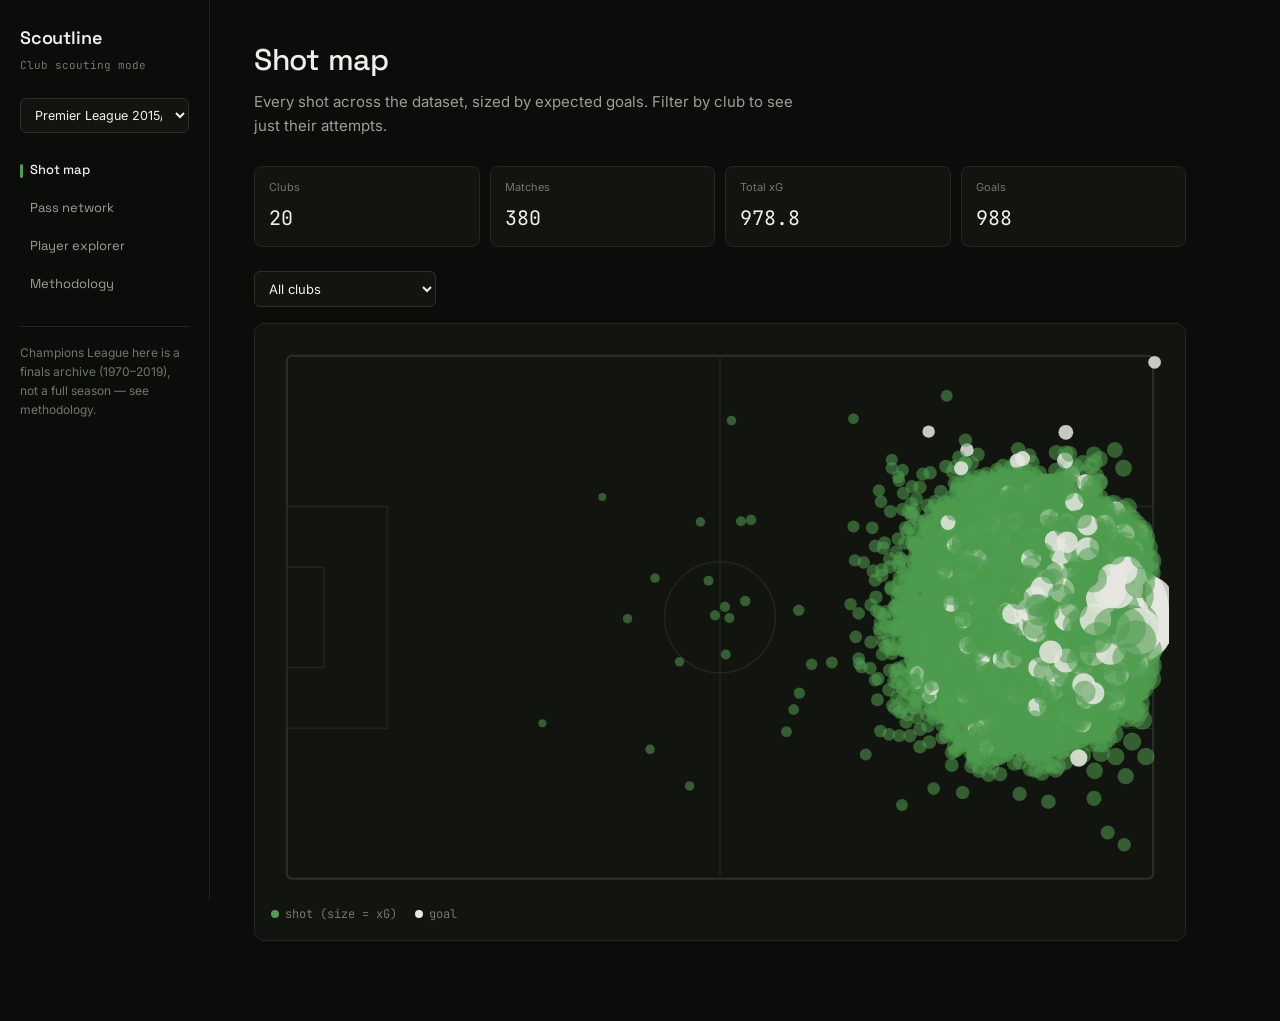
<file: site/index.html>
<!DOCTYPE html>
<html lang="en">
<head>
  <meta charset="UTF-8">
  <meta name="viewport" content="width=device-width, initial-scale=1.0">
  <title>Scoutline — shot map</title>
  <link rel="stylesheet" href="css/style.css">
</head>
<body>
  <div class="shell">
    <aside class="rail">
      <p class="mark">Scoutline</p>
      <p class="mark-sub">Club scouting mode</p>

      <select id="comp-toggle" class="comp-select"></select>

      <nav class="views">
        <a href="index.html" class="active">Shot map</a>
        <a href="network.html">Pass network</a>
        <a href="players.html">Player explorer</a>
        <a href="about.html">Methodology</a>
      </nav>

      <p class="rail-note">Champions League here is a finals archive (1970–2019), not a full season — see methodology.</p>
    </aside>

    <main>
      <h1 class="page-title">Shot map</h1>
      <p class="page-sub">Every shot across the dataset, sized by expected goals. Filter by club to see just their attempts.</p>

      <div class="stat-row">
        <div class="stat-card"><p class="label">Clubs</p><p class="value" id="stat-clubs">—</p></div>
        <div class="stat-card"><p class="label">Matches</p><p class="value" id="stat-matches">—</p></div>
        <div class="stat-card"><p class="label">Total xG</p><p class="value" id="stat-xg">—</p></div>
        <div class="stat-card"><p class="label">Goals</p><p class="value" id="stat-goals">—</p></div>
      </div>

      <div class="controls-row">
        <select id="club-filter"><option value="all">All clubs</option></select>
      </div>

      <div class="pitch-frame" id="pitch-frame">
        <svg id="pitch-svg" class="pitch" viewBox="0 0 680 420" role="img" aria-label="Football pitch with shot markers sized by expected goals"></svg>
        <div class="legend-row">
          <span><span class="dot" style="background: var(--green);"></span>shot (size = xG)</span>
          <span><span class="dot" style="background: var(--white-marker);"></span>goal</span>
        </div>
      </div>
    </main>
  </div>

  <script src="js/pitch.js"></script>
  <script src="js/shell.js"></script>
  <script src="js/shotmap.js"></script>
</body>
</html>
</file>
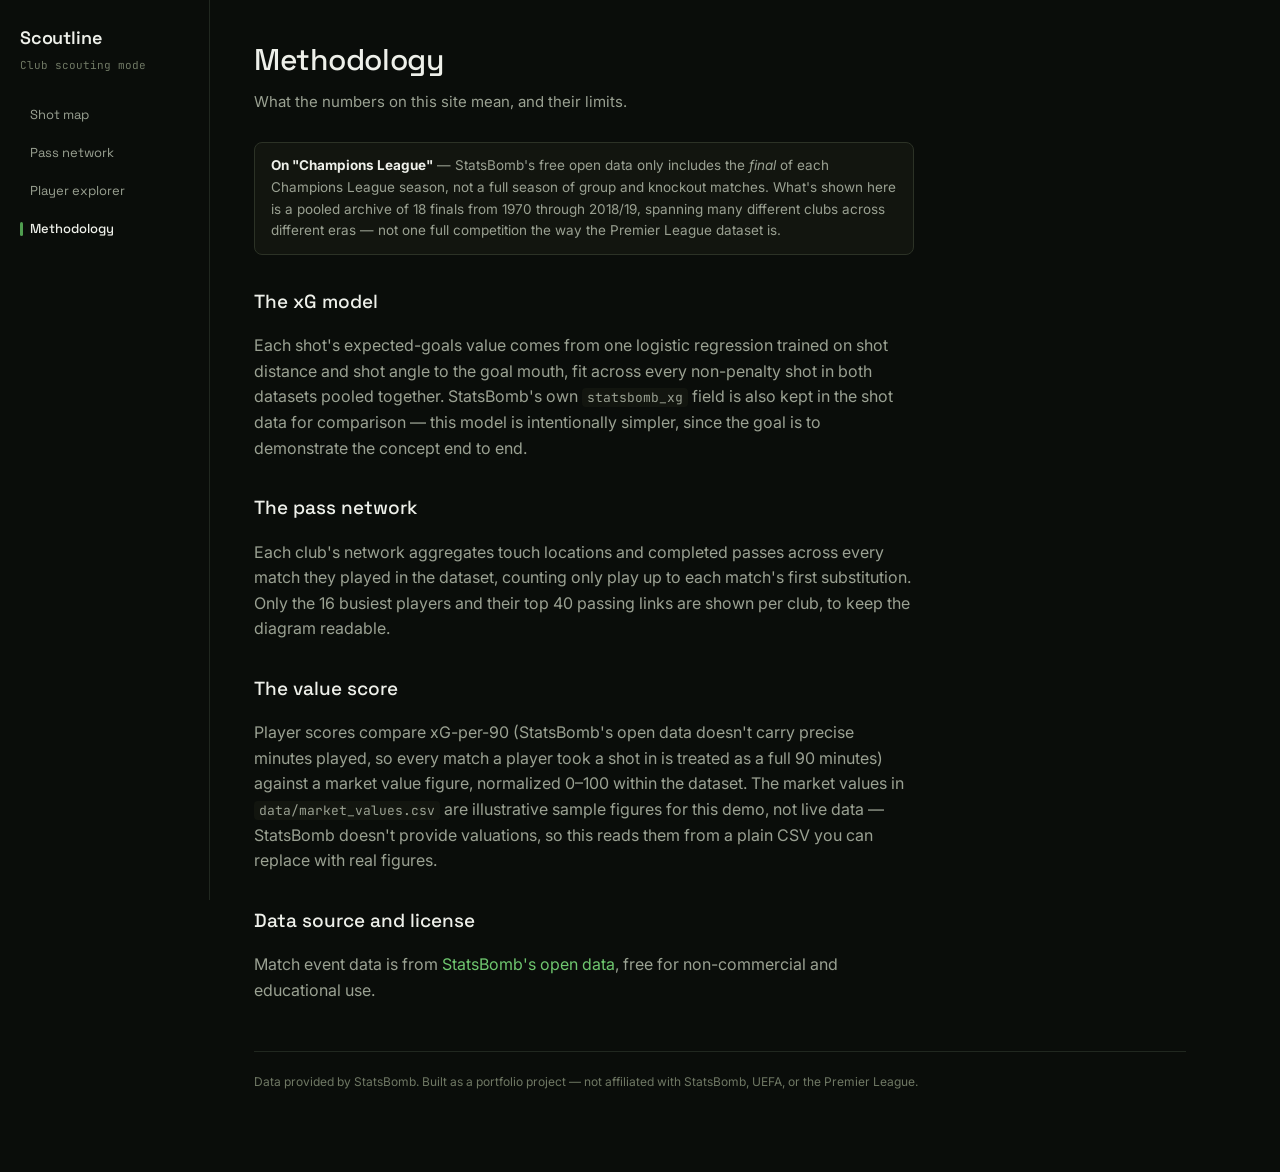
<file: site/about.html>
<!DOCTYPE html>
<html lang="en">
<head>
  <meta charset="UTF-8">
  <meta name="viewport" content="width=device-width, initial-scale=1.0">
  <title>Scoutline — methodology</title>
  <link rel="stylesheet" href="css/style.css">
</head>
<body>
  <div class="shell">
    <aside class="rail">
      <p class="mark">Scoutline</p>
      <p class="mark-sub">Club scouting mode</p>
      <nav class="views">
        <a href="index.html">Shot map</a>
        <a href="network.html">Pass network</a>
        <a href="players.html">Player explorer</a>
        <a href="about.html" class="active">Methodology</a>
      </nav>
    </aside>

    <main>
      <h1 class="page-title">Methodology</h1>
      <p class="page-sub">What the numbers on this site mean, and their limits.</p>

      <div class="prose">
        <div class="callout">
          <strong style="color: var(--text);">On "Champions League"</strong> — StatsBomb's free open data only includes the <em>final</em> of each Champions League season, not a full season of group and knockout matches. What's shown here is a pooled archive of 18 finals from 1970 through 2018/19, spanning many different clubs across different eras — not one full competition the way the Premier League dataset is.

        </div>

        <h2>The xG model</h2>
        <p>Each shot's expected-goals value comes from one logistic regression trained on shot distance and shot angle to the goal mouth, fit across every non-penalty shot in both datasets pooled together. StatsBomb's own <code>statsbomb_xg</code> field is also kept in the shot data for comparison — this model is intentionally simpler, since the goal is to demonstrate the concept end to end.</p>

        <h2>The pass network</h2>
        <p>Each club's network aggregates touch locations and completed passes across every match they played in the dataset, counting only play up to each match's first substitution. Only the 16 busiest players and their top 40 passing links are shown per club, to keep the diagram readable.</p>

        <h2>The value score</h2>
        <p>Player scores compare xG-per-90 (StatsBomb's open data doesn't carry precise minutes played, so every match a player took a shot in is treated as a full 90 minutes) against a market value figure, normalized 0–100 within the dataset. The market values in <code>data/market_values.csv</code> are illustrative sample figures for this demo, not live data — StatsBomb doesn't provide valuations, so this reads them from a plain CSV you can replace with real figures.</p>

        <h2>Data source and license</h2>
        <p>Match event data is from <a href="https://github.com/statsbomb/open-data" target="_blank" rel="noopener">StatsBomb's open data</a>, free for non-commercial and educational use.</p>
      </div>

      <footer class="credit">Data provided by StatsBomb. Built as a portfolio project — not affiliated with StatsBomb, UEFA, or the Premier League.</footer>
    </main>
  </div>
</body>
</html>
</file>
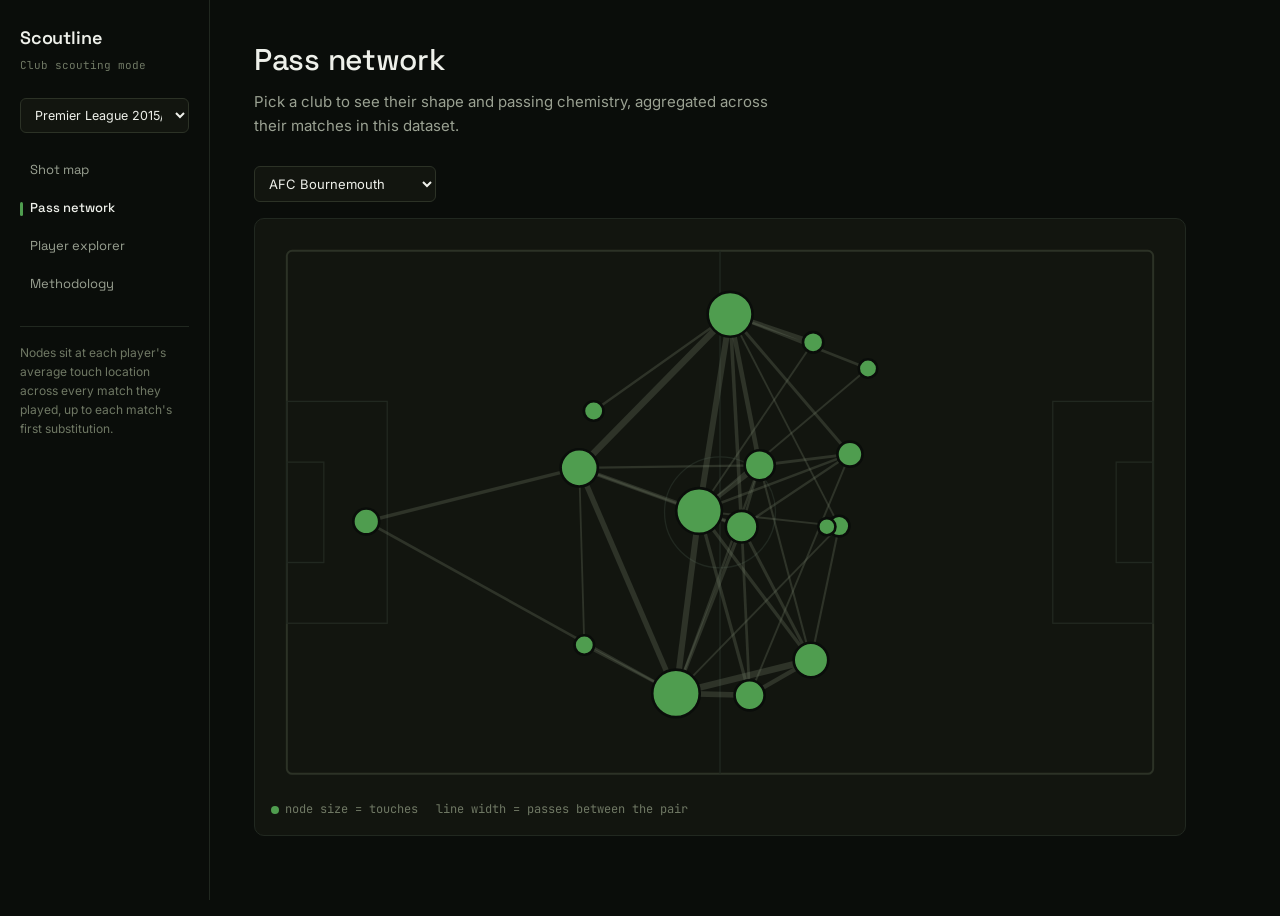
<file: site/network.html>
<!DOCTYPE html>
<html lang="en">
<head>
  <meta charset="UTF-8">
  <meta name="viewport" content="width=device-width, initial-scale=1.0">
  <title>Scoutline — pass network</title>
  <link rel="stylesheet" href="css/style.css">
</head>
<body>
  <div class="shell">
    <aside class="rail">
      <p class="mark">Scoutline</p>
      <p class="mark-sub">Club scouting mode</p>

      <select id="comp-toggle" class="comp-select"></select>

      <nav class="views">
        <a href="index.html">Shot map</a>
        <a href="network.html" class="active">Pass network</a>
        <a href="players.html">Player explorer</a>
        <a href="about.html">Methodology</a>
      </nav>

      <p class="rail-note">Nodes sit at each player's average touch location across every match they played, up to each match's first substitution.</p>
    </aside>

    <main>
      <h1 class="page-title">Pass network</h1>
      <p class="page-sub">Pick a club to see their shape and passing chemistry, aggregated across their matches in this dataset.</p>

      <div class="controls-row">
        <select id="club-filter"></select>
      </div>

      <div class="pitch-frame" id="pitch-frame">
        <svg id="pitch-svg" class="pitch" viewBox="0 0 680 420" role="img" aria-label="Football pitch showing a club's players as nodes connected by pass-frequency edges"></svg>
        <div class="legend-row">
          <span><span class="dot" style="background: var(--green);"></span>node size = touches</span>
          <span>line width = passes between the pair</span>
        </div>
      </div>
    </main>
  </div>

  <script src="js/pitch.js"></script>
  <script src="js/shell.js"></script>
  <script src="js/passnetwork.js"></script>
</body>
</html>
</file>
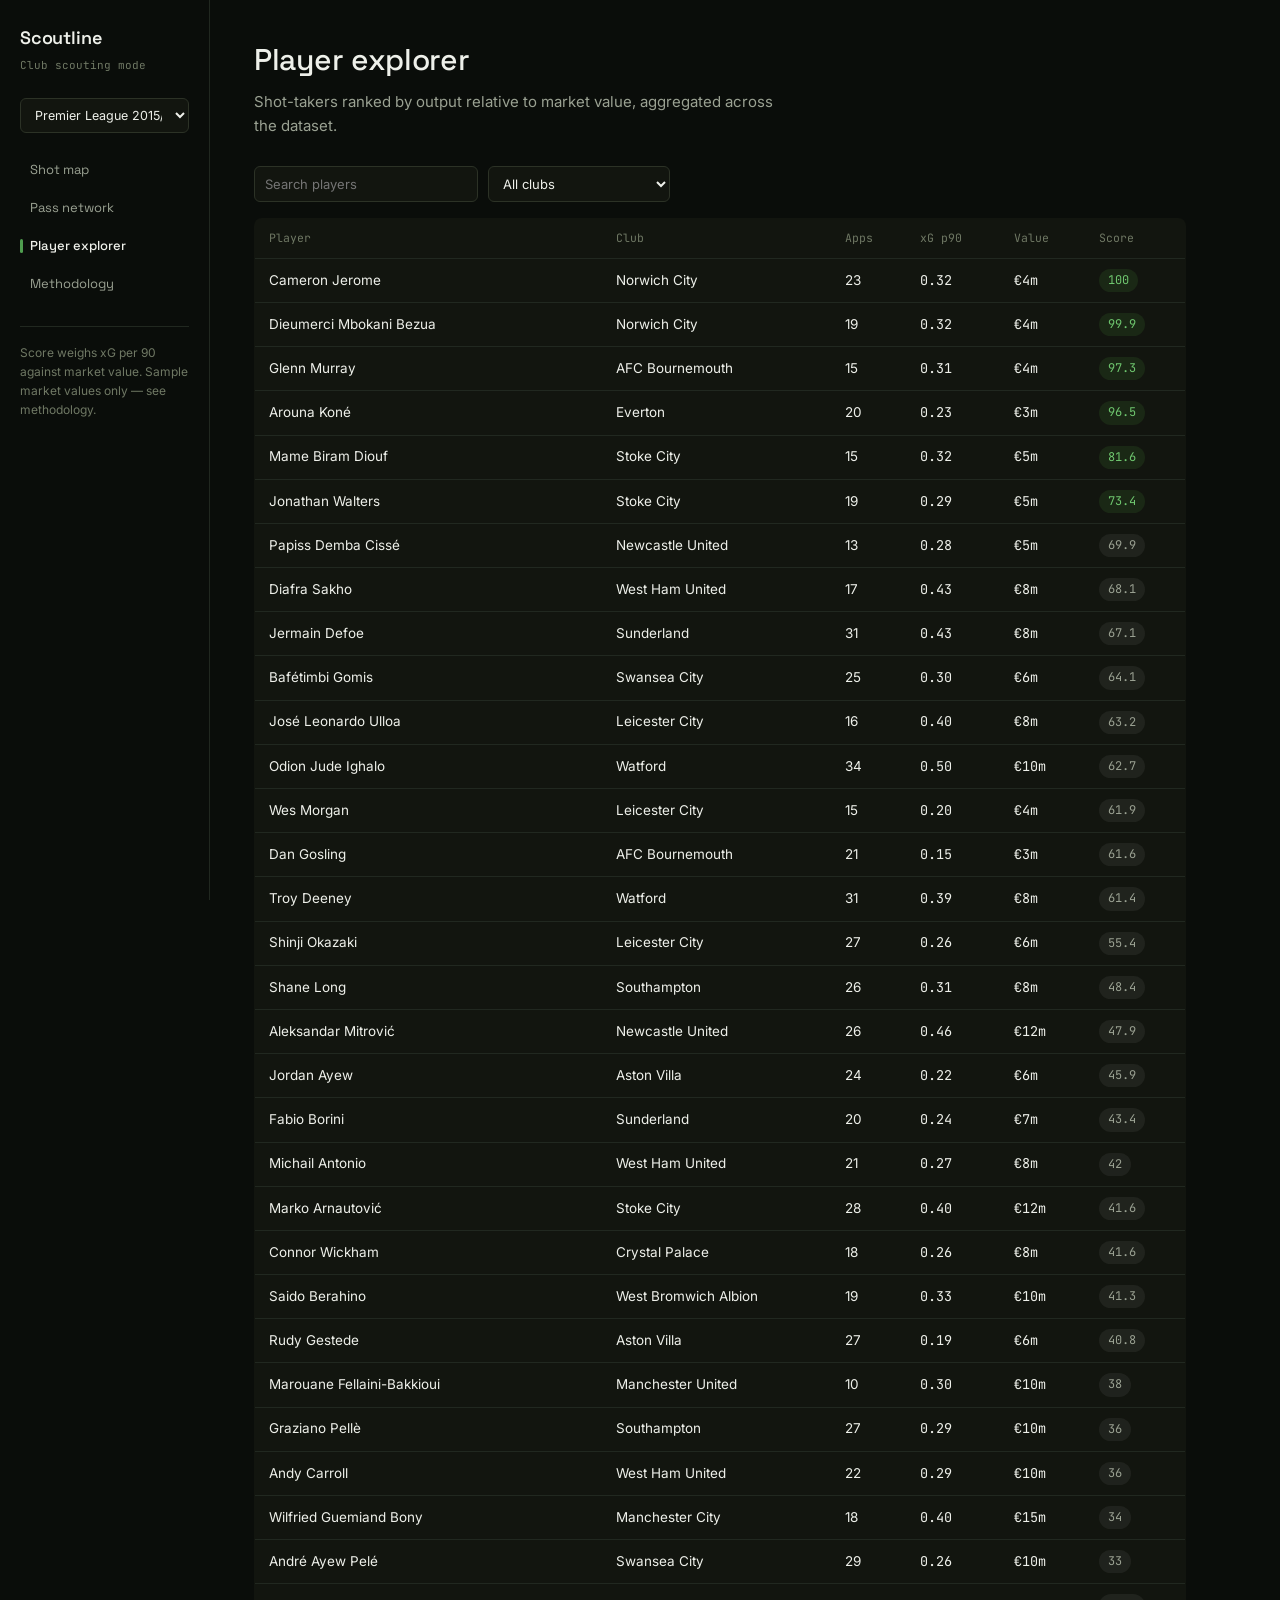
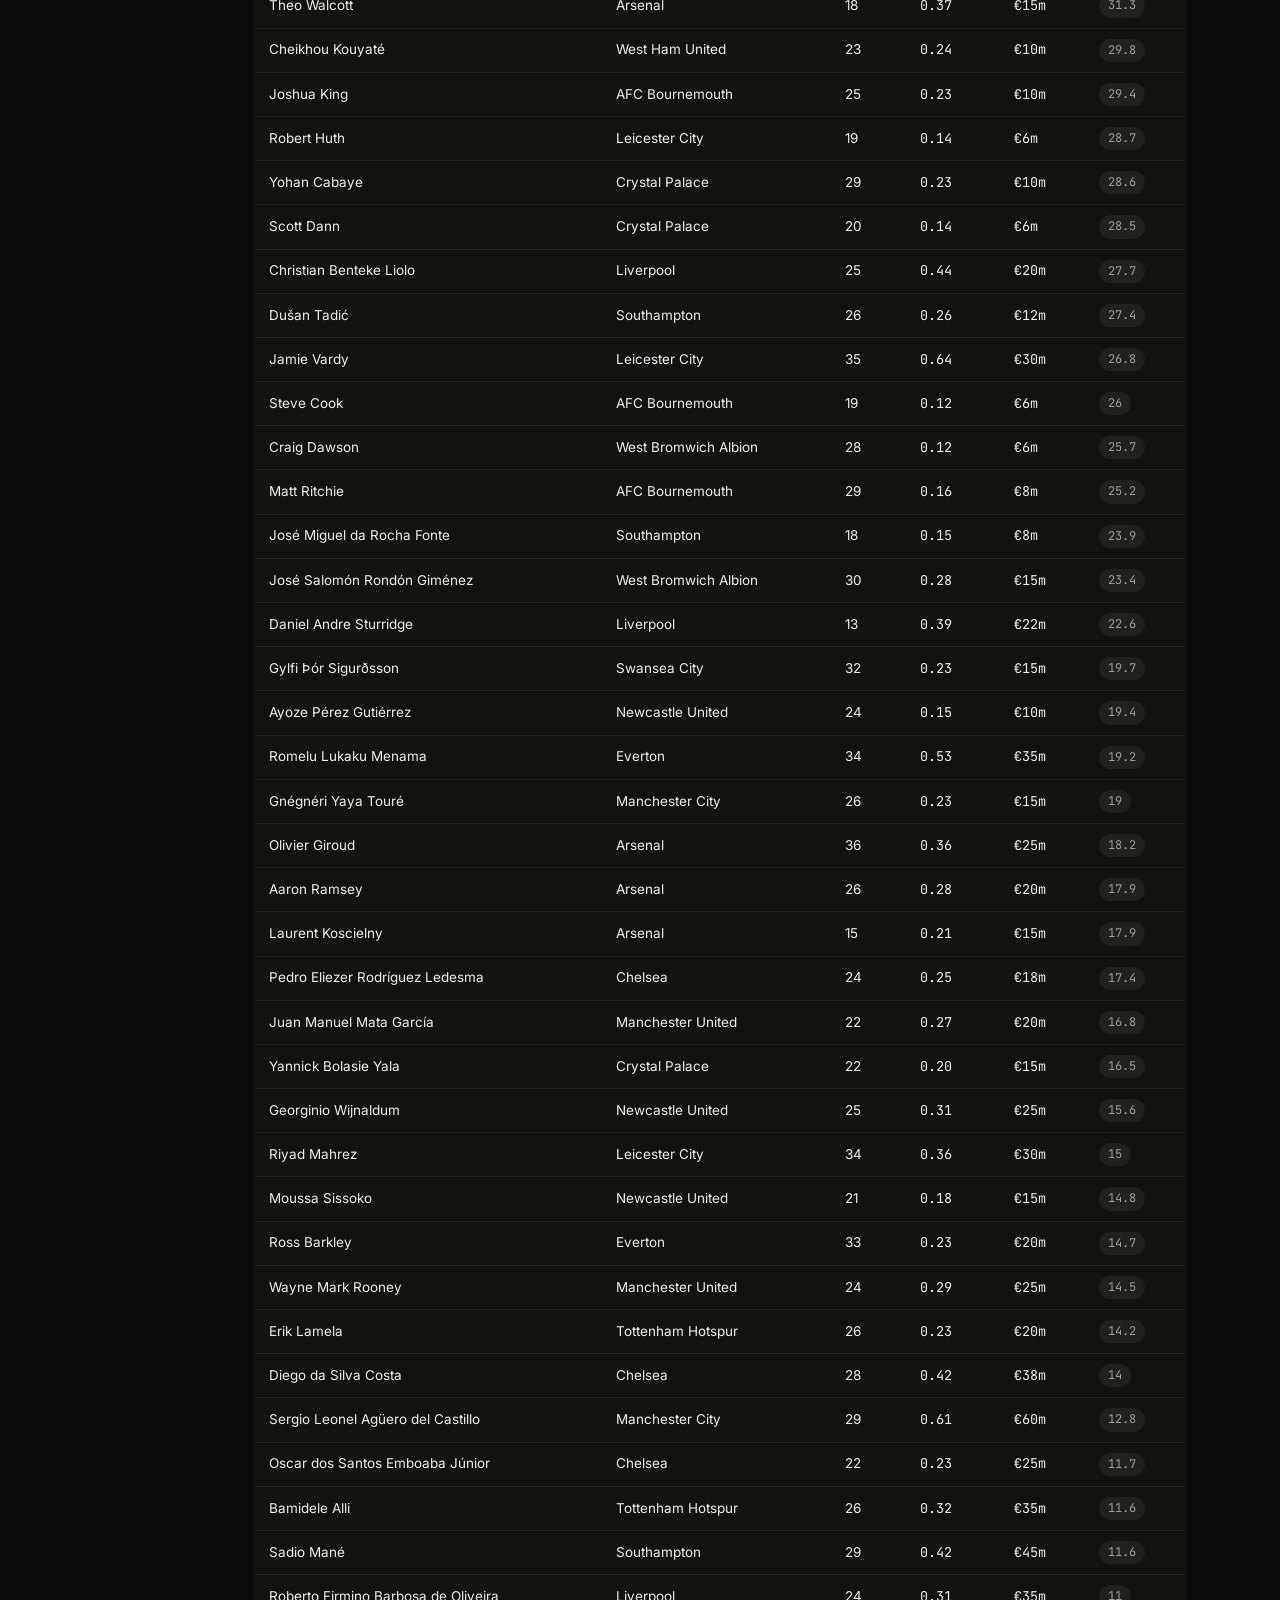
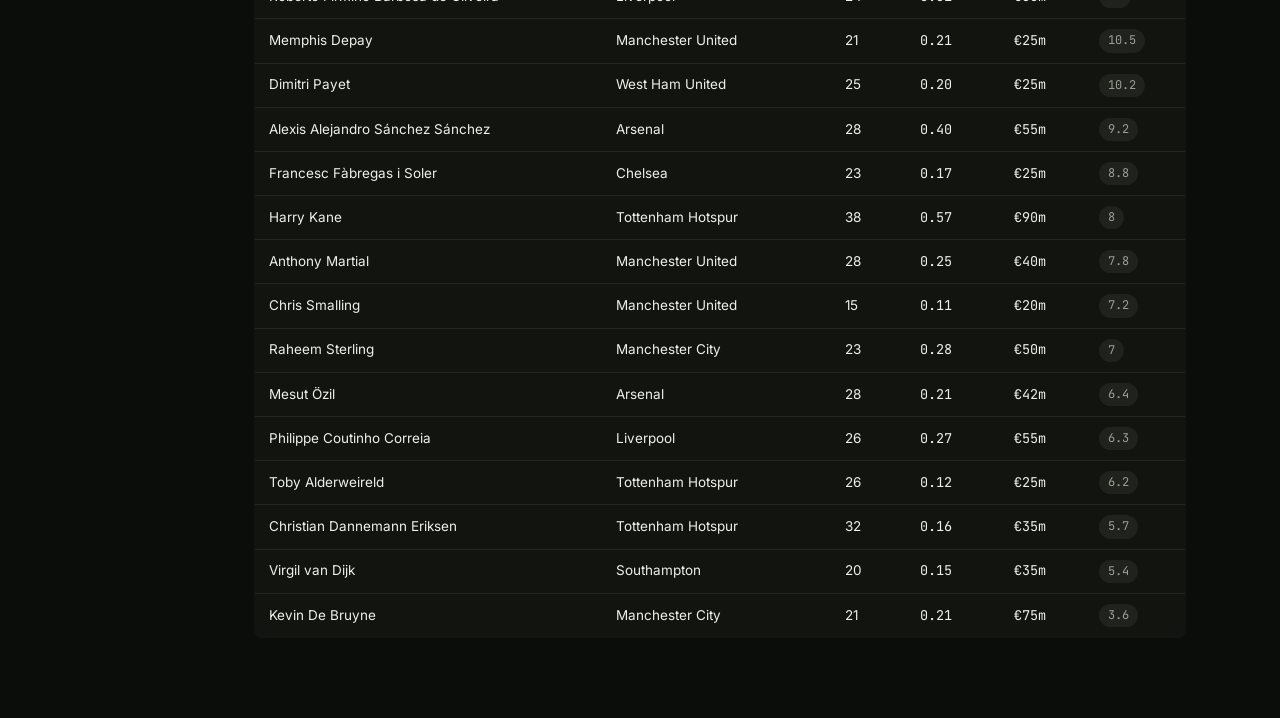
<file: site/players.html>
<!DOCTYPE html>
<html lang="en">
<head>
  <meta charset="UTF-8">
  <meta name="viewport" content="width=device-width, initial-scale=1.0">
  <title>Scoutline — player explorer</title>
  <link rel="stylesheet" href="css/style.css">
</head>
<body>
  <div class="shell">
    <aside class="rail">
      <p class="mark">Scoutline</p>
      <p class="mark-sub">Club scouting mode</p>

      <select id="comp-toggle" class="comp-select"></select>

      <nav class="views">
        <a href="index.html">Shot map</a>
        <a href="network.html">Pass network</a>
        <a href="players.html" class="active">Player explorer</a>
        <a href="about.html">Methodology</a>
      </nav>

      <p class="rail-note">Score weighs xG per 90 against market value. Sample market values only — see methodology.</p>
    </aside>

    <main>
      <h1 class="page-title">Player explorer</h1>
      <p class="page-sub">Shot-takers ranked by output relative to market value, aggregated across the dataset.</p>

      <div class="controls-row">
        <input type="text" id="search" placeholder="Search players">
        <select id="club-filter"><option value="all">All clubs</option></select>
      </div>

      <table class="player-table">
        <thead>
          <tr>
            <th data-sort="player">Player</th>
            <th data-sort="team">Club</th>
            <th data-sort="appearances">Apps</th>
            <th data-sort="xg_p90">xG p90</th>
            <th data-sort="market_value_eur_m">Value</th>
            <th data-sort="value_score">Score</th>
          </tr>
        </thead>
        <tbody id="player-rows"></tbody>
      </table>
    </main>
  </div>

  <script src="js/pitch.js"></script>
  <script src="js/shell.js"></script>
  <script src="js/players.js"></script>
</body>
</html>
</file>
<file: site/css/style.css>
@import url('https://fonts.googleapis.com/css2?family=Space+Grotesk:wght@400;500;600&family=Inter:wght@400;500&family=JetBrains+Mono:wght@400;500&display=swap');

:root {
  --bg: #0a0d0a;
  --surface: #12150f;
  --surface-raised: #181c14;
  --line: #212820;
  --line-strong: #2c3226;
  --text: #eef0ea;
  --text-dim: #9aa192;
  --text-mute: #6f7864;
  --green: #4f9d4f;
  --green-dim: rgba(79, 157, 61, 0.14);
  --green-text: #6fc76f;
  --white-marker: #e8e8e2;

  --font-display: 'Space Grotesk', sans-serif;
  --font-body: 'Inter', sans-serif;
  --font-mono: 'JetBrains Mono', monospace;
}

* { box-sizing: border-box; }
html { scroll-behavior: smooth; }

body {
  margin: 0;
  background: var(--bg);
  color: var(--text);
  font-family: var(--font-body);
  line-height: 1.6;
}

a { color: var(--green-text); text-decoration: none; }
a:hover { text-decoration: underline; }

a:focus-visible, button:focus-visible, select:focus-visible, input:focus-visible {
  outline: 2px solid var(--green);
  outline-offset: 2px;
}

/* ---------- shell ---------- */

.shell { display: grid; grid-template-columns: 210px 1fr; min-height: 100vh; }

@media (max-width: 760px) {
  .shell { grid-template-columns: 1fr; }
}

.rail {
  border-right: 1px solid var(--line);
  padding: 1.5rem 1.25rem;
  position: sticky;
  top: 0;
  height: 100vh;
  overflow-y: auto;
}

@media (max-width: 760px) {
  .rail { position: static; height: auto; border-right: none; border-bottom: 1px solid var(--line); }
}

.mark {
  font-family: var(--font-display);
  font-size: 18px;
  font-weight: 600;
  letter-spacing: -0.01em;
  margin: 0 0 4px;
}

.mark-sub {
  font-family: var(--font-mono);
  font-size: 11px;
  color: var(--text-mute);
  margin: 0 0 1.5rem;
}

/* competition select */
select.comp-select {
  width: 100%;
  margin-bottom: 1.25rem;
  background: var(--surface);
  border: 1px solid var(--line-strong);
  color: var(--text);
  border-radius: 6px;
  padding: 8px 10px;
  font-size: 12.5px;
  font-family: var(--font-body);
  transition: border-color 0.15s ease;
}
select.comp-select:hover { border-color: var(--green); }
select.comp-select:focus { border-color: var(--green); }

nav.views { display: flex; flex-direction: column; gap: 3px; padding-left: 10px; margin-bottom: 1.5rem; }

nav.views a {
  position: relative;
  font-family: var(--font-display);
  font-size: 13px;
  color: var(--text-dim);
  padding: 7px 0;
  text-decoration: none;
  transition: color 0.15s ease;
}
nav.views a:hover { color: var(--text); text-decoration: none; }

nav.views a.active { color: var(--text); font-weight: 500; }
nav.views a.active::before {
  content: '';
  position: absolute;
  left: -10px;
  top: 50%;
  transform: translateY(-50%);
  width: 3px;
  height: 14px;
  background: var(--green);
  border-radius: 2px;
}

.rail-note {
  font-size: 12px;
  color: var(--text-mute);
  border-top: 1px solid var(--line);
  padding-top: 1rem;
}

main { padding: 2.25rem 2.75rem 5rem; max-width: 1020px; }

@media (max-width: 760px) {
  main { padding: 1.5rem 1.25rem 3rem; }
}

/* ---------- headings ---------- */

h1.page-title {
  font-family: var(--font-display);
  font-weight: 500;
  font-size: 30px;
  letter-spacing: -0.01em;
  margin: 0 0 0.4rem;
}

p.page-sub { color: var(--text-dim); font-size: 15px; margin: 0 0 1.75rem; max-width: 60ch; }

/* ---------- stat cards ---------- */

.stat-row {
  display: grid;
  grid-template-columns: repeat(auto-fit, minmax(130px, 1fr));
  gap: 10px;
  margin-bottom: 1.5rem;
}

.stat-card {
  background: var(--surface);
  border: 1px solid var(--line);
  border-radius: 8px;
  padding: 12px 14px;
  transition: border-color 0.15s ease, transform 0.15s ease;
}
.stat-card:hover { border-color: var(--line-strong); transform: translateY(-2px); }

.stat-card .label { font-size: 11px; color: var(--text-mute); margin: 0 0 5px; }
.stat-card .value { font-family: var(--font-mono); font-size: 20px; color: var(--text); margin: 0; }

/* ---------- pitch / svg ---------- */

.pitch-frame {
  background: var(--surface);
  border: 1px solid var(--line);
  border-radius: 10px;
  padding: 1rem;
}

svg.pitch { width: 100%; height: auto; display: block; }

.pitch-outline { fill: none; stroke: var(--line-strong); stroke-width: 1.5; }
.pitch-line { fill: none; stroke: var(--line); stroke-width: 1; }

.shot-marker {
  fill: var(--green);
  fill-opacity: 0.55;
  stroke: none;
  cursor: pointer;
  transition: fill-opacity 0.15s ease, r 0.15s ease;
}
.shot-marker:hover { fill-opacity: 0.95; }
.shot-marker.goal { fill: var(--white-marker); fill-opacity: 0.85; }

.node-dot {
  fill: var(--green);
  stroke: var(--bg);
  stroke-width: 2;
  cursor: pointer;
  transition: fill-opacity 0.15s ease;
}
.node-dot:hover { fill-opacity: 0.8; }
.edge-line { stroke: var(--text-mute); stroke-opacity: 0.3; fill: none; }

.legend-row {
  display: flex; gap: 18px; margin-top: 10px; font-size: 12px;
  color: var(--text-mute); flex-wrap: wrap; font-family: var(--font-mono);
}
.legend-row .dot { display: inline-block; width: 8px; height: 8px; border-radius: 50%; margin-right: 6px; vertical-align: middle; }

/* ---------- tooltip ---------- */

#tooltip {
  position: fixed;
  pointer-events: none;
  background: var(--surface-raised);
  border: 1px solid var(--line-strong);
  border-radius: 6px;
  padding: 8px 10px;
  font-size: 12px;
  color: var(--text);
  display: none;
  z-index: 10;
  max-width: 220px;
}
#tooltip .t-name { font-weight: 500; margin: 0 0 2px; font-family: var(--font-display); }
#tooltip .t-detail { color: var(--text-dim); font-family: var(--font-mono); font-size: 11px; }

/* ---------- controls ---------- */

select, input[type="text"], input[type="search"] {
  background: var(--surface);
  border: 1px solid var(--line-strong);
  color: var(--text);
  border-radius: 6px;
  padding: 8px 10px;
  font-size: 13px;
  font-family: var(--font-body);
  transition: border-color 0.15s ease;
}
select:hover, input:hover { border-color: var(--green-dim); }

.controls-row { display: flex; gap: 10px; margin-bottom: 1rem; flex-wrap: wrap; }

/* ---------- table ---------- */

table.player-table {
  width: 100%;
  border-collapse: collapse;
  font-size: 13.5px;
  background: var(--surface);
  border: 1px solid var(--line);
  border-radius: 8px;
  overflow: hidden;
}

table.player-table th {
  text-align: left;
  font-weight: 400;
  color: var(--text-mute);
  padding: 10px 14px;
  border-bottom: 1px solid var(--line);
  font-size: 11.5px;
  font-family: var(--font-mono);
  cursor: pointer;
  user-select: none;
  transition: color 0.15s ease;
}
table.player-table th:hover { color: var(--text); }

table.player-table td { padding: 10px 14px; border-top: 1px solid var(--line); }

table.player-table tbody tr { transition: background 0.1s ease; }
table.player-table tbody tr:hover { background: var(--surface-raised); }

.mono { font-family: var(--font-mono); }

.score-pill {
  font-family: var(--font-mono);
  padding: 2px 9px;
  border-radius: 20px;
  font-size: 12px;
  transition: transform 0.12s ease;
  display: inline-block;
}
.score-pill.high { background: var(--green-dim); color: var(--green-text); }
.score-pill.mid { background: rgba(255,255,255,0.06); color: var(--text-dim); }

/* ---------- about page ---------- */

.prose { max-width: 66ch; }
.prose p { color: var(--text-dim); }
.prose h2 { font-family: var(--font-display); font-weight: 500; font-size: 19px; color: var(--text); margin-top: 2rem; }
.prose code { font-family: var(--font-mono); background: var(--surface); padding: 1px 5px; border-radius: 4px; font-size: 13px; }

.callout {
  background: var(--surface);
  border: 1px solid var(--line-strong);
  border-radius: 8px;
  padding: 12px 16px;
  font-size: 13.5px;
  color: var(--text-dim);
  margin: 1.25rem 0;
}

footer.credit {
  margin-top: 3rem;
  padding-top: 1.25rem;
  border-top: 1px solid var(--line);
  font-size: 12px;
  color: var(--text-mute);
}
</file>
